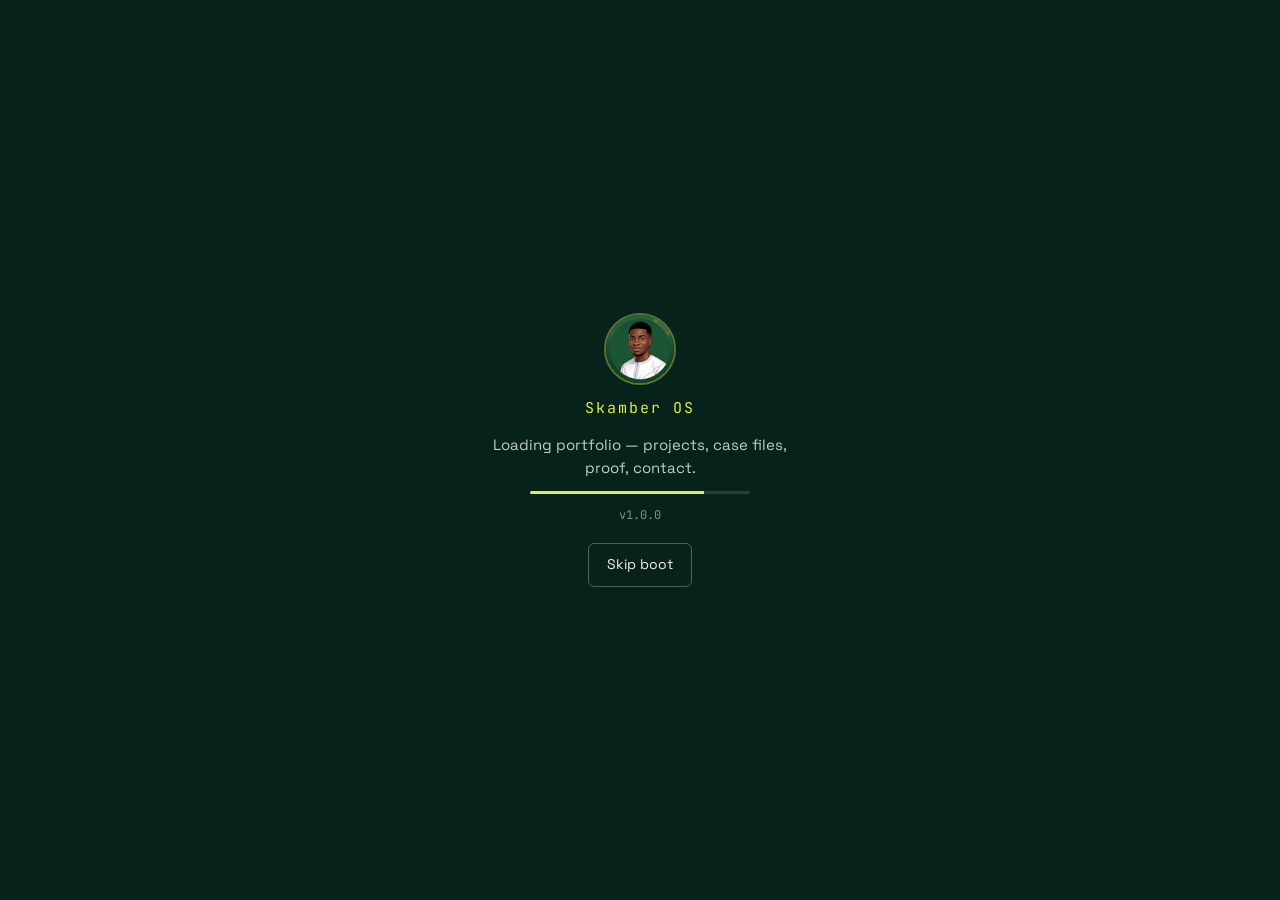
<file: index.html>
<!DOCTYPE html>
<html lang="en" data-theme="night">
<head>
<meta charset="utf-8" />
<meta name="viewport" content="width=device-width, initial-scale=1, viewport-fit=cover" />
<title>Musa Sulaiman — Skamber OS</title>
<meta name="description" content="Musa Sulaiman is an AI product engineer and founder in Kebbi, Nigeria, building AI-native products and fintech infrastructure. Founder of Zipa." />
<meta name="author" content="Musa Sulaiman" />
<meta name="theme-color" content="#0d2f26" />
<link rel="canonical" href="https://skamber.xyz/" />
<link rel="icon" href="assets/portraits/avatar-mark.png" />
<meta property="og:type" content="profile" />
<meta property="og:url" content="https://skamber.xyz/" />
<meta property="og:title" content="Musa Sulaiman — Skamber OS" />
<meta property="og:description" content="AI product engineer and founder. Building AI-native products and fintech infrastructure across Africa." />
<meta property="og:image" content="https://skamber.xyz/assets/portraits/avatar-hero.webp" />
<meta name="twitter:card" content="summary_large_image" />
<meta name="twitter:creator" content="@0xSkamber" />
<link rel="preconnect" href="https://fonts.googleapis.com" />
<link rel="preconnect" href="https://fonts.gstatic.com" crossorigin />
<link href="https://fonts.googleapis.com/css2?family=Space+Grotesk:wght@400;500;600;700&family=JetBrains+Mono:wght@400;500;700&display=swap" rel="stylesheet" />
<link rel="stylesheet" href="styles.css" />
<script type="application/ld+json">
{
  "@context": "https://schema.org",
  "@type": "Person",
  "name": "Musa Sulaiman",
  "jobTitle": "AI Product Engineer",
  "description": "AI product engineer and founder building AI-native products and fintech infrastructure across Africa.",
  "address": { "@type": "PostalAddress", "addressLocality": "Kebbi", "addressCountry": "NG" },
  "sameAs": ["https://x.com/0xSkamber", "https://github.com/KAMBAH123"],
  "knowsAbout": ["AI product engineering", "Fintech infrastructure", "Full-stack development"],
  "owns": { "@type": "SoftwareApplication", "name": "Zipa", "url": "https://usezipa.xyz", "applicationCategory": "FinanceApplication" }
}
</script>
</head>
<body>

<!-- ============ BOOT ============ -->
<div id="boot" class="boot" role="status" aria-live="polite">
  <div class="boot__inner">
    <img class="boot__mark" src="assets/portraits/avatar-mark.png" alt="" width="72" height="72" />
    <p class="boot__os" id="boot-os"></p>
    <p class="boot__line">Loading portfolio — projects, case files, proof, contact.</p>
    <div class="boot__bar"><span id="boot-fill"></span></div>
    <p class="boot__ver">v1.0.0</p>
    <button class="boot__skip" id="boot-skip" type="button">Skip boot</button>
  </div>
</div>

<!-- ============ SYSTEM NAV ============ -->
<header class="sysnav" role="banner">
  <div class="sysnav__group">
    <img class="sysnav__mark" src="assets/portraits/avatar-mark.png" alt="" width="26" height="26" />
    <span class="sysnav__os" id="nav-os"></span>
  </div>
  <nav class="sysnav__group sysnav__links" aria-label="Primary">
    <button class="sysnav__link" data-open="projects" type="button">Work</button>
    <button class="sysnav__link" data-open="results" type="button">Proof</button>
    <button class="sysnav__link" data-open="systems" type="button">Method</button>
    <button class="sysnav__link" id="nav-search" type="button" aria-keyshortcuts="Meta+K Control+K">Search <kbd>⌘K</kbd></button>
  </nav>
  <div class="sysnav__group sysnav__right">
    <div class="themeswitch" role="group" aria-label="Appearance">
      <button type="button" data-theme-set="day" title="Day">Day</button>
      <button type="button" data-theme-set="night" title="Night">Night</button>
      <button type="button" data-theme-set="dark" title="Dark">Dark</button>
    </div>
    <span class="avail" id="avail"><i aria-hidden="true"></i><span id="avail-text">Available</span></span>
    <span class="sysnav__clock"><span id="clock-date"></span> · <span id="clock-time"></span> <span id="clock-tz"></span></span>
  </div>
</header>

<!-- ============ DESKTOP ============ -->
<main class="desktop" id="desktop">
  <div class="wallpaper" aria-hidden="true">
    <span class="wp-glow wp-glow--a"></span>
    <span class="wp-glow wp-glow--b"></span>
    <span class="wp-grid"></span>
  </div>

  <!-- Daily Transmission -->
  <section class="widget transmission" id="transmission" data-draggable="transmission" aria-label="Daily transmission">
    <header class="widget__bar">
      <span class="widget__dot" aria-hidden="true"></span>
      <span class="widget__title">Daily Transmission</span>
      <span class="widget__os" id="tx-os"></span>
    </header>
    <p class="transmission__date" id="tx-date"></p>
    <p class="transmission__quote" id="tx-quote"></p>
    <button class="btn btn--ghost btn--sm" data-open="whiteboard" type="button">Add a quick sticky</button>
  </section>

  <!-- Identity -->
  <section class="identity" aria-label="Owner identity">
    <p class="identity__eyebrow" id="id-roles"></p>
    <h1 class="identity__name" id="id-name"></h1>
    <p class="identity__descriptor"><span id="id-descriptor"></span><i class="caret" aria-hidden="true"></i></p>
    <p class="identity__intro" id="id-intro"></p>
    <div class="identity__cta">
      <button class="btn btn--primary" id="cta-primary" type="button"></button>
      <button class="btn btn--outline" id="cta-secondary" type="button"></button>
    </div>
    <ul class="identity__metrics" id="id-metrics"></ul>
  </section>

  <!-- Portrait -->
  <figure class="portrait" aria-hidden="true">
    <img id="portrait-img" src="assets/portraits/avatar-hero.webp" alt="" width="320" height="320" loading="lazy" />
  </figure>

  <!-- App grid -->
  <section class="apps" id="apps" aria-label="Applications"></section>

  <!-- Folded corner call tab -->
  <button class="foldtab" id="foldtab" type="button">
    <span class="foldtab__inner">
      <span class="foldtab__q">Want this for yourself?</span>
      <span class="foldtab__a">Book a call</span>
    </span>
  </button>
</main>

<!-- ============ COMPANION ============ -->
<div class="companion" id="companion" data-state="idle">
  <img id="companion-img" src="assets/companion/companion-idle.png" alt="Skamber OS companion" width="76" height="112" />
  <button class="companion__reset" id="companion-reset" type="button" title="Reset companion position">Reset</button>
</div>

<!-- ============ DOCK ============ -->
<nav class="dock" id="dock" aria-label="Dock"></nav>

<!-- ============ WINDOW LAYER ============ -->
<div class="windows" id="windows"></div>

<!-- ============ COMMAND PALETTE ============ -->
<div class="palette" id="palette" hidden>
  <div class="palette__scrim" data-palette-close></div>
  <div class="palette__box" role="dialog" aria-modal="true" aria-label="Search Skamber OS">
    <input id="palette-input" type="text" placeholder="Search apps, projects, contact…" autocomplete="off" spellcheck="false" />
    <ul id="palette-results" role="listbox"></ul>
  </div>
</div>

<script type="module" src="app.js"></script>
</body>
</html>
</file>
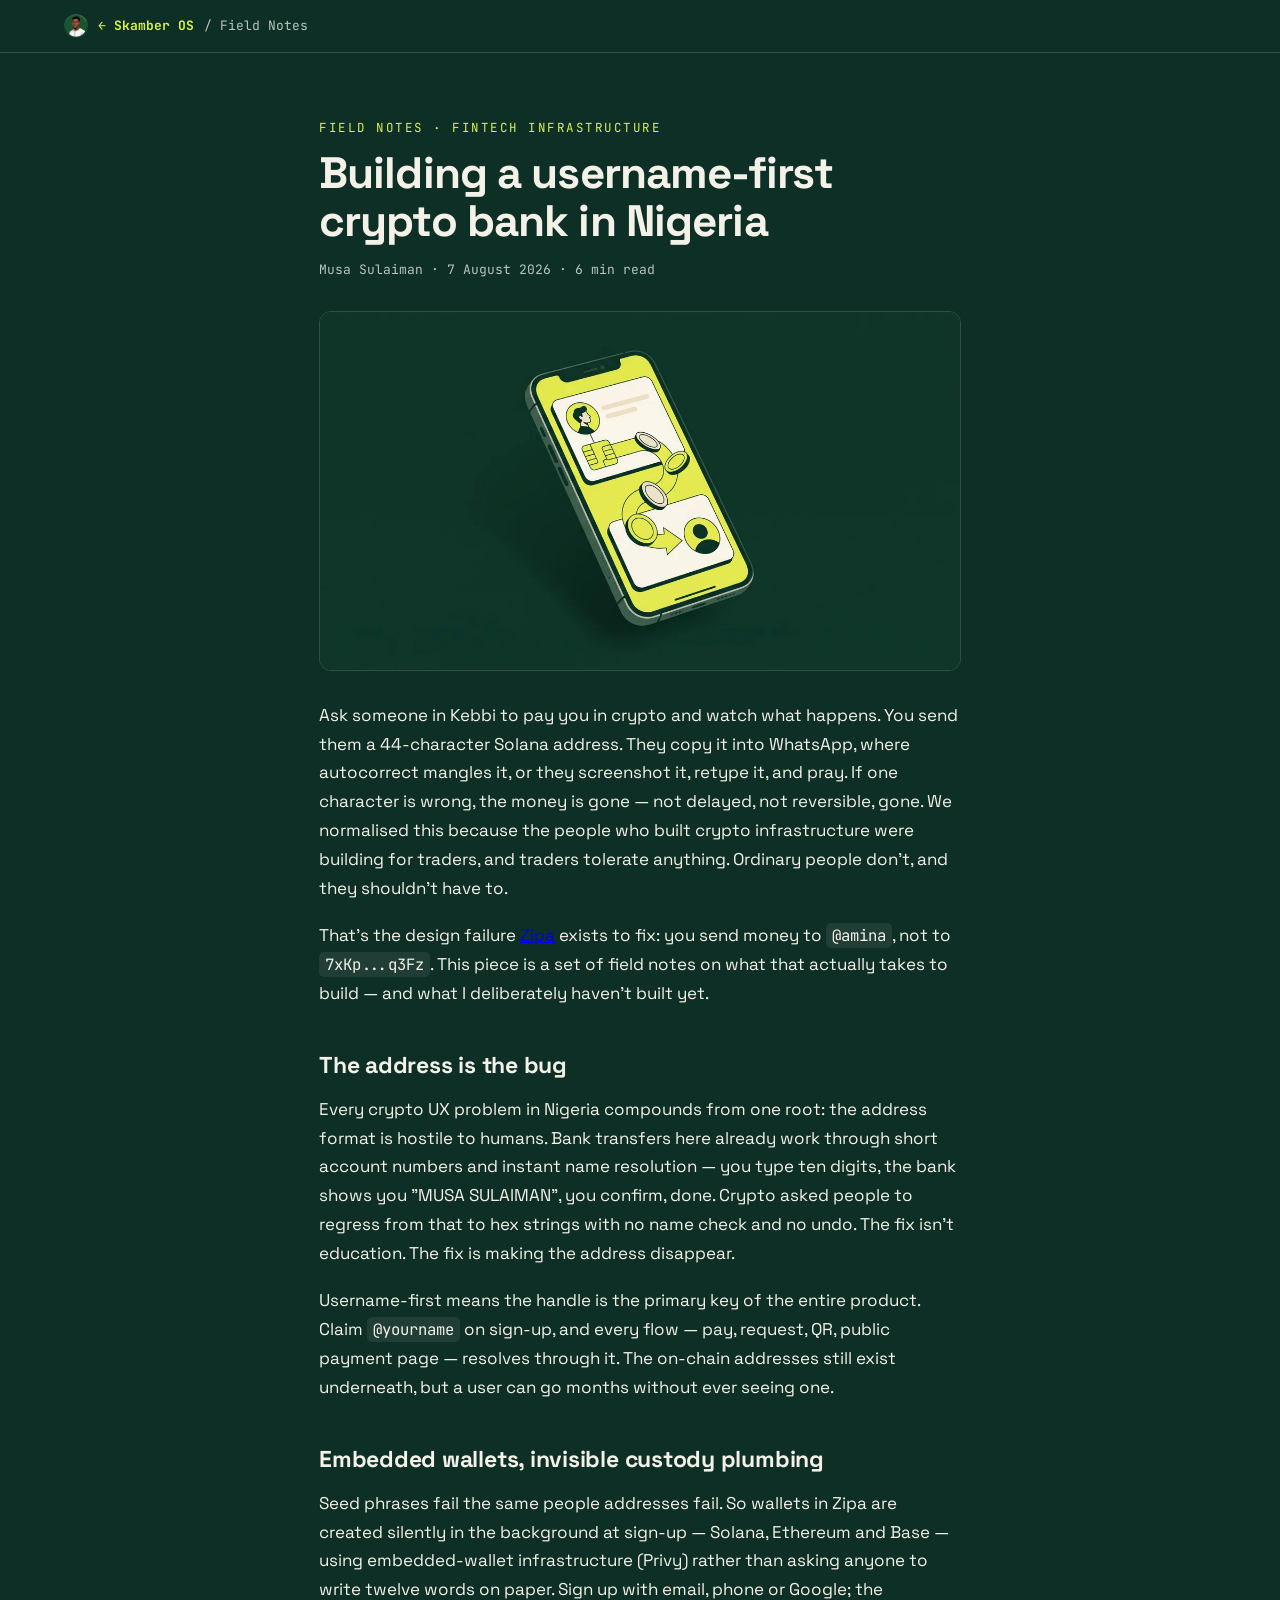
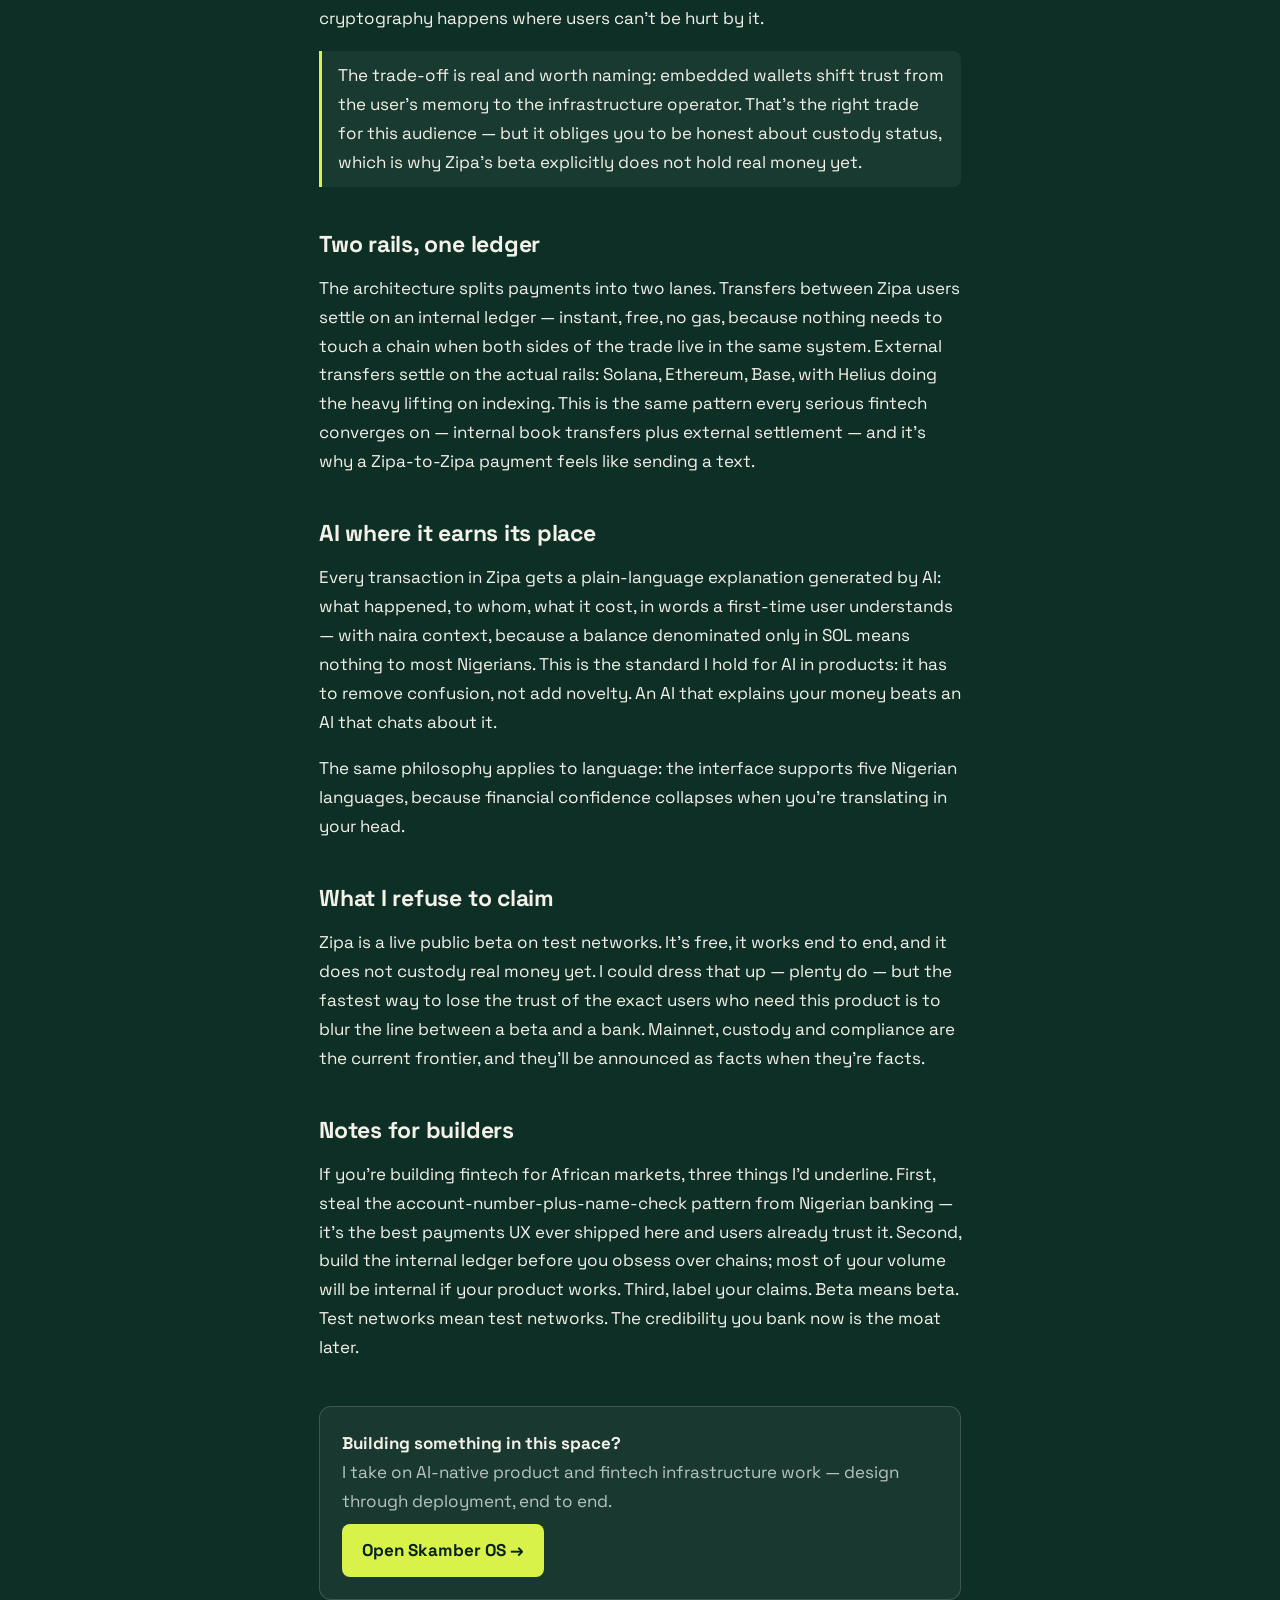
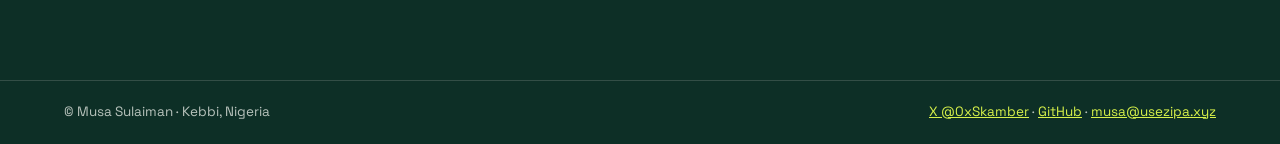
<file: blog/username-first-crypto-bank-nigeria.html>
<!DOCTYPE html>
<html lang="en">
<head>
<meta charset="utf-8" />
<meta name="viewport" content="width=device-width, initial-scale=1" />
<title>Building a username-first crypto bank in Nigeria — Musa Sulaiman</title>
<meta name="description" content="Why sending money to a 44-character address is a design failure, and what it takes to replace it with @handles — embedded wallets, an internal ledger, and honest beta constraints." />
<meta name="author" content="Musa Sulaiman" />
<link rel="canonical" href="https://skamber.xyz/blog/username-first-crypto-bank-nigeria.html" />
<link rel="icon" href="../assets/portraits/avatar-mark.png" />
<meta property="og:type" content="article" />
<meta property="og:title" content="Building a username-first crypto bank in Nigeria" />
<meta property="og:description" content="Embedded wallets, an internal ledger, AI explanations, and honest beta constraints — field notes from building Zipa solo." />
<meta property="og:url" content="https://skamber.xyz/blog/username-first-crypto-bank-nigeria.html" />
<meta property="og:image" content="https://skamber.xyz/assets/cases/zipa.webp" />
<meta name="twitter:card" content="summary_large_image" />
<meta name="twitter:creator" content="@0xSkamber" />
<link rel="preconnect" href="https://fonts.googleapis.com" />
<link rel="preconnect" href="https://fonts.gstatic.com" crossorigin />
<link href="https://fonts.googleapis.com/css2?family=Space+Grotesk:wght@400;500;600;700&family=JetBrains+Mono:wght@400;500;700&display=swap" rel="stylesheet" />
<script type="application/ld+json">
{
  "@context": "https://schema.org",
  "@type": "Article",
  "headline": "Building a username-first crypto bank in Nigeria",
  "description": "Why sending money to a 44-character address is a design failure, and what it takes to replace it with @handles.",
  "author": { "@type": "Person", "name": "Musa Sulaiman", "url": "https://skamber.xyz/" },
  "datePublished": "2026-08-07",
  "dateModified": "2026-08-07",
  "image": "https://skamber.xyz/assets/cases/zipa.webp",
  "mainEntityOfPage": "https://skamber.xyz/blog/username-first-crypto-bank-nigeria.html"
}
</script>
<style>
  :root{
    --green-900:#07211b;--green-800:#0d2f26;--lime:#d8f24a;--cream:#f4f1e8;
    --fg-dim:#b9c4bd;--border:rgba(244,241,232,.16);
  }
  *{box-sizing:border-box}
  body{
    margin:0;background:var(--green-800);color:var(--cream);
    font-family:"Space Grotesk",system-ui,sans-serif;font-size:17px;line-height:1.7;
  }
  .top{
    display:flex;align-items:center;gap:10px;padding:14px clamp(18px,6vw,64px);
    border-bottom:1px solid var(--border);font-family:"JetBrains Mono",monospace;
    font-size:13px;
  }
  .top img{border-radius:50%}
  .top a{color:var(--lime);text-decoration:none;font-weight:700}
  .top a:hover{text-decoration:underline}
  article{max-width:70ch;margin:0 auto;padding:clamp(28px,6vw,64px) clamp(18px,6vw,64px) 80px}
  .kicker{font-family:"JetBrains Mono",monospace;font-size:12.5px;letter-spacing:.12em;text-transform:uppercase;color:var(--lime);margin:0 0 12px}
  h1{font-size:clamp(30px,5vw,44px);line-height:1.08;letter-spacing:-.02em;margin:0 0 14px}
  .byline{font-family:"JetBrains Mono",monospace;font-size:13px;color:var(--fg-dim);margin:0 0 30px}
  h2{font-size:23px;letter-spacing:-.01em;margin:38px 0 10px}
  p{margin:0 0 18px}
  .dim{color:var(--fg-dim)}
  .hero{width:100%;height:auto;border-radius:12px;border:1px solid var(--border);margin:6px 0 30px;display:block}
  .callout{border-left:3px solid var(--lime);padding:10px 16px;background:rgba(244,241,232,.05);border-radius:0 8px 8px 0;margin:0 0 18px}
  code{font-family:"JetBrains Mono",monospace;font-size:.92em;background:rgba(244,241,232,.08);padding:2px 6px;border-radius:5px}
  .cta{
    margin-top:44px;border:1px solid var(--border);border-radius:12px;padding:22px;
    background:rgba(244,241,232,.05);
  }
  .cta a{display:inline-block;background:var(--lime);color:var(--green-900);font-weight:700;
    padding:12px 20px;border-radius:8px;text-decoration:none;margin-top:8px}
  footer{border-top:1px solid var(--border);padding:20px clamp(18px,6vw,64px);
    font-size:13.5px;color:var(--fg-dim);display:flex;flex-wrap:wrap;gap:14px;justify-content:space-between}
  footer a{color:var(--lime)}
</style>
</head>
<body>

<nav class="top">
  <img src="../assets/portraits/avatar-mark.png" alt="" width="24" height="24" />
  <a href="../index.html">← Skamber OS</a>
  <span style="color:var(--fg-dim)">/ Field Notes</span>
</nav>

<article>
  <p class="kicker">Field Notes · Fintech Infrastructure</p>
  <h1>Building a username-first crypto bank in Nigeria</h1>
  <p class="byline">Musa Sulaiman · 7 August 2026 · 6 min read</p>

  <img class="hero" src="../assets/cases/zipa.webp" alt="Illustration of username-first payments flowing between people on a phone" width="1200" height="670" />

  <p>Ask someone in Kebbi to pay you in crypto and watch what happens. You send them a 44-character Solana address. They copy it into WhatsApp, where autocorrect mangles it, or they screenshot it, retype it, and pray. If one character is wrong, the money is gone — not delayed, not reversible, gone. We normalised this because the people who built crypto infrastructure were building for traders, and traders tolerate anything. Ordinary people don't, and they shouldn't have to.</p>

  <p>That's the design failure <a href="https://usezipa.xyz" rel="noopener noreferrer" target="_blank">Zipa</a> exists to fix: you send money to <code>@amina</code>, not to <code>7xKp...q3Fz</code>. This piece is a set of field notes on what that actually takes to build — and what I deliberately haven't built yet.</p>

  <h2>The address is the bug</h2>
  <p>Every crypto UX problem in Nigeria compounds from one root: the address format is hostile to humans. Bank transfers here already work through short account numbers and instant name resolution — you type ten digits, the bank shows you "MUSA SULAIMAN", you confirm, done. Crypto asked people to regress from that to hex strings with no name check and no undo. The fix isn't education. The fix is making the address disappear.</p>

  <p>Username-first means the handle is the primary key of the entire product. Claim <code>@yourname</code> on sign-up, and every flow — pay, request, QR, public payment page — resolves through it. The on-chain addresses still exist underneath, but a user can go months without ever seeing one.</p>

  <h2>Embedded wallets, invisible custody plumbing</h2>
  <p>Seed phrases fail the same people addresses fail. So wallets in Zipa are created silently in the background at sign-up — Solana, Ethereum and Base — using embedded-wallet infrastructure (Privy) rather than asking anyone to write twelve words on paper. Sign up with email, phone or Google; the cryptography happens where users can't be hurt by it.</p>

  <div class="callout">
    <p style="margin:0">The trade-off is real and worth naming: embedded wallets shift trust from the user's memory to the infrastructure operator. That's the right trade for this audience — but it obliges you to be honest about custody status, which is why Zipa's beta explicitly does not hold real money yet.</p>
  </div>

  <h2>Two rails, one ledger</h2>
  <p>The architecture splits payments into two lanes. Transfers between Zipa users settle on an internal ledger — instant, free, no gas, because nothing needs to touch a chain when both sides of the trade live in the same system. External transfers settle on the actual rails: Solana, Ethereum, Base, with Helius doing the heavy lifting on indexing. This is the same pattern every serious fintech converges on — internal book transfers plus external settlement — and it's why a Zipa-to-Zipa payment feels like sending a text.</p>

  <h2>AI where it earns its place</h2>
  <p>Every transaction in Zipa gets a plain-language explanation generated by AI: what happened, to whom, what it cost, in words a first-time user understands — with naira context, because a balance denominated only in SOL means nothing to most Nigerians. This is the standard I hold for AI in products: it has to remove confusion, not add novelty. An AI that explains your money beats an AI that chats about it.</p>

  <p>The same philosophy applies to language: the interface supports five Nigerian languages, because financial confidence collapses when you're translating in your head.</p>

  <h2>What I refuse to claim</h2>
  <p>Zipa is a live public beta on test networks. It's free, it works end to end, and it does not custody real money yet. I could dress that up — plenty do — but the fastest way to lose the trust of the exact users who need this product is to blur the line between a beta and a bank. Mainnet, custody and compliance are the current frontier, and they'll be announced as facts when they're facts.</p>

  <h2>Notes for builders</h2>
  <p>If you're building fintech for African markets, three things I'd underline. First, steal the account-number-plus-name-check pattern from Nigerian banking — it's the best payments UX ever shipped here and users already trust it. Second, build the internal ledger before you obsess over chains; most of your volume will be internal if your product works. Third, label your claims. Beta means beta. Test networks mean test networks. The credibility you bank now is the moat later.</p>

  <div class="cta">
    <p style="margin:0"><strong>Building something in this space?</strong><br />
    <span class="dim">I take on AI-native product and fintech infrastructure work — design through deployment, end to end.</span></p>
    <a href="../index.html">Open Skamber OS →</a>
  </div>
</article>

<footer>
  <span>© Musa Sulaiman · Kebbi, Nigeria</span>
  <span><a href="https://x.com/0xSkamber" rel="noopener noreferrer" target="_blank">X @0xSkamber</a> · <a href="https://github.com/KAMBAH123" rel="noopener noreferrer" target="_blank">GitHub</a> · <a href="mailto:musa@usezipa.xyz">musa@usezipa.xyz</a></span>
</footer>

</body>
</html>
</file>
<file: styles.css>
/* ==========================================================================
   Skamber OS — design system
   Palette derived from the OneDev brand mark: deep forest green, lime accent,
   warm off-white. Engineered grotesk + mono, per the technical-owner direction.
   Readability floors are treated as hard constraints, not suggestions.
   ========================================================================== */

:root{
  --green-900:#07211b;
  --green-800:#0d2f26;
  --green-700:#123c31;
  --green-600:#184d3e;
  --green-500:#1f6350;
  --lime:#d8f24a;
  --lime-deep:#a9c92c;
  --cream:#f4f1e8;
  --cream-dim:#d9d5c8;
  --ink:#0a1512;

  --bg:var(--green-800);
  --panel:rgba(244,241,232,.06);
  --panel-solid:#123c31;
  --border:rgba(244,241,232,.16);
  --fg:var(--cream);
  --fg-dim:#b9c4bd;
  --accent:var(--lime);
  --accent-ink:var(--green-900);

  --radius:10px;
  --radius-sm:6px;
  --nav-h:46px;
  --dock-h:66px;

  --font-display:"Space Grotesk",system-ui,sans-serif;
  --font-mono:"JetBrains Mono",ui-monospace,monospace;

  --z-wall:0; --z-decor:100; --z-portrait:200; --z-identity:300;
  --z-apps:400; --z-widget:500; --z-win:1000; --z-palette:5400;
  --z-dock:5500; --z-companion:5700; --z-boot:9000;
}

/* ---- Day ---- */
[data-theme="day"]{
  --bg:#eef1e6;
  --panel:rgba(13,47,38,.05);
  --panel-solid:#ffffff;
  --border:rgba(13,47,38,.18);
  --fg:#0a1512;
  --fg-dim:#40544c;
  --accent:#2b7a5f;
  --accent-ink:#ffffff;
}
/* ---- Dark ---- */
[data-theme="dark"]{
  --bg:#080a09;
  --panel:rgba(255,255,255,.05);
  --panel-solid:#121614;
  --border:rgba(255,255,255,.14);
  --fg:#e8ece9;
  --fg-dim:#a6b0ab;
  --accent:var(--lime);
  --accent-ink:#080a09;
}

*,*::before,*::after{box-sizing:border-box}
html,body{height:100%}
body{
  margin:0;
  background:var(--bg);
  color:var(--fg);
  font-family:var(--font-display);
  font-size:16px;
  line-height:1.55;
  -webkit-font-smoothing:antialiased;
  overflow:hidden;
}
button{font:inherit;color:inherit}
:focus-visible{outline:2px solid var(--accent);outline-offset:2px;border-radius:4px}

/* ============ BOOT ============ */
.boot{
  position:fixed;inset:0;z-index:var(--z-boot);
  background:var(--green-900);color:var(--cream);
  display:grid;place-items:center;text-align:center;
  transition:opacity .45s ease,visibility .45s;
}
.boot[hidden],.boot.is-done{opacity:0;visibility:hidden;pointer-events:none}
.boot__inner{display:grid;gap:12px;justify-items:center;padding:24px}
.boot__mark{border-radius:50%;border:2px solid rgba(216,242,74,.4)}
.boot__os{font-family:var(--font-mono);font-size:15px;letter-spacing:.14em;margin:0;color:var(--lime)}
.boot__line{margin:0;font-size:15px;color:#c3cdc7;max-width:34ch}
.boot__bar{width:220px;height:3px;background:rgba(244,241,232,.14);border-radius:2px;overflow:hidden}
.boot__bar span{display:block;height:100%;width:0;background:var(--lime);transition:width .12s linear}
.boot__ver{margin:0;font-family:var(--font-mono);font-size:12px;color:#7f8f88}
.boot__skip{
  margin-top:6px;background:none;border:1px solid rgba(244,241,232,.3);
  color:var(--cream);padding:9px 18px;border-radius:var(--radius-sm);
  font-size:14px;cursor:pointer;min-height:44px;
}
.boot__skip:hover{border-color:var(--lime);color:var(--lime)}

/* ============ SYSTEM NAV ============ */
.sysnav{
  position:fixed;top:0;left:0;right:0;height:var(--nav-h);z-index:4500;
  display:flex;align-items:center;justify-content:space-between;gap:14px;
  padding:0 14px;padding-top:env(safe-area-inset-top);
  background:color-mix(in srgb,var(--bg) 82%,transparent);
  backdrop-filter:blur(14px);
  border-bottom:1px solid var(--border);
  font-size:12px;
}
.sysnav__group{display:flex;align-items:center;gap:10px;min-width:0}
.sysnav__mark{border-radius:50%;flex:none}
.sysnav__os{font-family:var(--font-mono);font-size:12.5px;letter-spacing:.08em;font-weight:700;white-space:nowrap}
.sysnav__link{
  background:none;border:0;cursor:pointer;font-size:12.5px;font-weight:500;
  color:var(--fg-dim);padding:8px 6px;display:flex;align-items:center;gap:6px;
}
.sysnav__link:hover{color:var(--accent)}
.sysnav__link kbd{
  font-family:var(--font-mono);font-size:10.5px;border:1px solid var(--border);
  border-radius:4px;padding:1px 4px;color:var(--fg-dim);
}
.sysnav__right{gap:12px}
.themeswitch{display:flex;border:1px solid var(--border);border-radius:999px;overflow:hidden}
.themeswitch button{
  background:none;border:0;cursor:pointer;padding:5px 10px;font-size:11.5px;
  color:var(--fg-dim);
}
.themeswitch button[aria-pressed="true"]{background:var(--accent);color:var(--accent-ink);font-weight:600}
.avail{display:flex;align-items:center;gap:6px;font-size:12px;color:var(--fg-dim);white-space:nowrap}
.avail i{width:7px;height:7px;border-radius:50%;background:var(--lime);box-shadow:0 0 0 3px rgba(216,242,74,.18)}
[data-theme="day"] .avail i{background:#2b7a5f;box-shadow:0 0 0 3px rgba(43,122,95,.16)}
.sysnav__clock{font-family:var(--font-mono);font-size:12px;color:var(--fg-dim);white-space:nowrap}

/* ============ DESKTOP ============ */
.desktop{
  position:fixed;inset:0;top:0;z-index:1;
  padding-top:calc(var(--nav-h) + env(safe-area-inset-top) + 18px);
  padding-inline:clamp(18px,4vw,54px);
  padding-bottom:calc(var(--dock-h) + 20px);
  overflow:hidden;
}
.wallpaper{position:absolute;inset:0;z-index:var(--z-wall);overflow:hidden}
.wp-glow{position:absolute;border-radius:50%;filter:blur(90px);opacity:.55;will-change:transform}
.game__hud{display:flex;gap:16px;align-items:center;margin-bottom:12px;font-family:var(--font-mono);font-size:14px}
.wp-glow--a{width:52vw;height:52vw;left:-12vw;top:-14vw;background:radial-gradient(circle,var(--green-500),transparent 68%)}
.wp-glow--b{width:44vw;height:44vw;right:-10vw;bottom:-16vw;background:radial-gradient(circle,rgba(216,242,74,.28),transparent 68%)}
[data-theme="day"] .wp-glow--a{background:radial-gradient(circle,rgba(43,122,95,.30),transparent 68%)}
[data-theme="day"] .wp-glow--b{background:radial-gradient(circle,rgba(216,242,74,.55),transparent 68%)}
.wp-grid{
  position:absolute;inset:0;opacity:.5;
  background-image:linear-gradient(var(--border) 1px,transparent 1px),
                   linear-gradient(90deg,var(--border) 1px,transparent 1px);
  background-size:64px 64px;
  mask-image:radial-gradient(ellipse at 50% 40%,#000 30%,transparent 78%);
}

/* ---- Daily Transmission ---- */
.widget{
  position:absolute;z-index:var(--z-widget);width:290px;
  background:var(--panel);backdrop-filter:blur(12px);
  border:1px solid var(--border);border-radius:var(--radius);
  padding:14px;display:grid;gap:9px;
}
.transmission{right:clamp(18px,4vw,54px);top:calc(var(--nav-h) + 22px)}
.widget__bar{display:flex;align-items:center;gap:8px;font-family:var(--font-mono);font-size:11.5px;color:var(--fg-dim)}
.widget__dot{width:7px;height:7px;border-radius:50%;background:var(--accent);flex:none}
.widget__title{font-weight:700;letter-spacing:.06em;color:var(--fg)}
.widget__os{margin-left:auto;font-size:10.5px;opacity:.75}
.transmission__date{margin:0;font-family:var(--font-mono);font-size:12.5px;color:var(--fg-dim)}
.transmission__quote{margin:0;font-size:15px;line-height:1.5}

/* ---- Identity ---- */
.identity{
  position:relative;z-index:var(--z-identity);
  max-width:min(620px,54vw);margin-top:clamp(6px,2.4vh,26px);
}
.identity__eyebrow{
  margin:0 0 10px;font-family:var(--font-mono);font-size:12px;letter-spacing:.12em;
  text-transform:uppercase;color:var(--accent);
}
.identity__name{
  margin:0;font-size:clamp(38px,5.4vw,62px);line-height:1.03;letter-spacing:-.03em;
  font-weight:700;
}
.identity__descriptor{
  margin:12px 0 0;font-family:var(--font-mono);font-size:14px;letter-spacing:.1em;
  color:var(--fg-dim);display:flex;align-items:center;gap:3px;min-height:22px;
}
.caret{width:8px;height:15px;background:var(--accent);animation:blink 1.1s steps(2) infinite}
@keyframes blink{0%,49%{opacity:1}50%,100%{opacity:0}}
.identity__intro{margin:16px 0 0;font-size:17px;max-width:52ch;color:var(--fg-dim)}
.identity__cta{display:flex;flex-wrap:wrap;gap:11px;margin-top:18px}
.identity__metrics{list-style:none;display:flex;flex-wrap:wrap;gap:9px;padding:0;margin:18px 0 0}
.identity__metrics li{
  border:1px solid var(--border);border-radius:var(--radius-sm);
  padding:8px 11px;background:var(--panel);
}
.identity__metrics b{display:block;font-family:var(--font-mono);font-size:15px;color:var(--accent)}
.identity__metrics span{font-size:13px;color:var(--fg-dim)}
.identity__metrics em{
  display:block;font-style:normal;font-size:11px;margin-top:3px;opacity:.72;
  font-family:var(--font-mono);
}

/* ---- Buttons ---- */
.btn{
  border-radius:var(--radius-sm);padding:12px 20px;font-size:15px;font-weight:600;
  cursor:pointer;border:1px solid transparent;min-height:44px;transition:transform .12s,background .18s;
}
.btn:active{transform:translateY(1px)}
.btn--primary{background:var(--accent);color:var(--accent-ink);border-color:var(--accent)}
.btn--primary:hover{filter:brightness(1.08)}
.btn--outline{background:transparent;border-color:var(--border);color:var(--fg)}
.btn--outline:hover{border-color:var(--accent);color:var(--accent)}
.btn--ghost{background:transparent;border-color:var(--border);color:var(--fg-dim)}
.btn--ghost:hover{color:var(--accent);border-color:var(--accent)}
.btn--sm{padding:8px 12px;font-size:13px;min-height:38px}

/* ---- Portrait ---- */
.portrait{
  position:absolute;right:clamp(18px,4vw,54px);bottom:calc(var(--dock-h) + 26px);
  z-index:var(--z-portrait);margin:0;width:clamp(180px,20vw,290px);
}
.portrait img{width:100%;height:auto;border-radius:50%;border:1px solid var(--border);display:block}

/* ---- App grid ---- */
.apps{
  position:relative;z-index:var(--z-apps);margin-top:20px;
  display:grid;grid-template-columns:repeat(auto-fill,minmax(152px,1fr));
  gap:10px;max-width:min(780px,60vw);
}
.appicon{
  position:relative;text-align:left;background:var(--panel);
  border:1px solid var(--border);border-radius:var(--radius);
  padding:12px;cursor:pointer;display:grid;gap:5px;
  backdrop-filter:blur(10px);transition:border-color .16s,transform .16s;
}
.appicon:hover{border-color:var(--accent);transform:translateY(-2px)}
.appicon[data-dragging="true"]{z-index:var(--z-companion);cursor:grabbing}
.appicon__glyph{width:32px;height:32px;display:grid;place-items:center;border-radius:8px;background:rgba(216,242,74,.13);color:var(--accent)}
[data-theme="day"] .appicon__glyph{background:rgba(43,122,95,.12)}
.appicon__glyph svg{width:19px;height:19px}
.appicon__name{font-size:14px;font-weight:600;letter-spacing:-.01em}
.appicon__desc{font-size:13px;color:var(--fg-dim);line-height:1.4}
.appicon__badge{
  position:absolute;top:10px;right:10px;font-family:var(--font-mono);font-size:10px;
  letter-spacing:.07em;color:var(--accent);border:1px solid var(--border);
  border-radius:999px;padding:2px 7px;
}

/* ---- Folded corner ---- */
.foldtab{
  position:fixed;right:0;bottom:0;z-index:5300;width:264px;height:132px;
  background:none;border:0;padding:0;cursor:pointer;
  clip-path:polygon(100% 0,100% 100%,0 100%);
}
.foldtab__inner{
  position:absolute;inset:0;background:var(--green-900);
  border-top:1px solid var(--border);border-left:1px solid var(--border);
  display:grid;align-content:end;justify-items:end;gap:2px;
  padding:0 16px 14px 0;text-align:right;
}
[data-theme="day"] .foldtab__inner{background:#0d2f26}
.foldtab__q{font-size:12.5px;color:#b9c4bd}
.foldtab__a{font-size:15px;font-weight:700;color:var(--lime)}
.foldtab:hover .foldtab__a{text-decoration:underline}

/* ============ COMPANION ============ */
.companion{
  position:fixed;left:16px;bottom:10px;z-index:var(--z-companion);
  width:64px;touch-action:none;cursor:grab;user-select:none;
}
.companion[data-dragging="true"]{cursor:grabbing}
.companion img{width:100%;height:auto;display:block;filter:drop-shadow(0 8px 18px rgba(0,0,0,.35))}
.companion[data-state="idle"] img{animation:bob 3.4s ease-in-out infinite}
.companion[data-state="excited"] img{animation:hop .5s ease-in-out 3}
.companion[data-state="sad"] img{filter:grayscale(.5) drop-shadow(0 4px 10px rgba(0,0,0,.3));transform:translateY(3px) scale(.97)}
@keyframes bob{0%,100%{transform:translateY(0)}50%{transform:translateY(-6px)}}
@keyframes hop{0%,100%{transform:translateY(0)}40%{transform:translateY(-16px)}}
.companion__reset{
  position:absolute;bottom:-6px;left:50%;transform:translateX(-50%);
  font-size:10.5px;font-family:var(--font-mono);background:var(--panel-solid);
  border:1px solid var(--border);color:var(--fg-dim);border-radius:999px;
  padding:3px 8px;cursor:pointer;opacity:0;transition:opacity .16s;white-space:nowrap;
}
.companion:hover .companion__reset,.companion__reset:focus-visible{opacity:1}

/* ============ DOCK ============ */
.dock{
  position:fixed;left:50%;transform:translateX(-50%);
  bottom:calc(12px + env(safe-area-inset-bottom));z-index:var(--z-dock);
  display:flex;gap:7px;padding:8px;max-width:calc(100vw - 28px);overflow-x:auto;
  background:color-mix(in srgb,var(--panel-solid) 88%,transparent);
  backdrop-filter:blur(16px);border:1px solid var(--border);border-radius:14px;
  scrollbar-width:none;
}
.dock::-webkit-scrollbar{display:none}
.dock__btn{
  flex:none;width:46px;height:46px;border-radius:10px;border:1px solid transparent;
  background:var(--panel);display:grid;place-items:center;cursor:pointer;
  color:var(--fg-dim);position:relative;
}
.dock__btn:hover{color:var(--accent);border-color:var(--accent)}
.dock__btn svg{width:20px;height:20px}
.dock__btn[data-open-win="true"]::after{
  content:"";position:absolute;bottom:3px;left:50%;transform:translateX(-50%);
  width:4px;height:4px;border-radius:50%;background:var(--accent);
}
.dock__btn .tip{
  position:absolute;bottom:calc(100% + 8px);left:50%;transform:translateX(-50%);
  background:var(--panel-solid);border:1px solid var(--border);border-radius:6px;
  padding:4px 8px;font-size:12px;white-space:nowrap;opacity:0;pointer-events:none;
  transition:opacity .14s;color:var(--fg);
}
.dock__btn:hover .tip{opacity:1}

/* ============ WINDOWS ============ */
.windows{position:fixed;inset:0;z-index:var(--z-win);pointer-events:none}
.win{
  position:absolute;pointer-events:auto;display:flex;flex-direction:column;
  background:var(--panel-solid);border:1px solid var(--border);
  border-radius:var(--radius);box-shadow:0 24px 60px rgba(0,0,0,.42);
  min-width:320px;min-height:220px;overflow:hidden;
}
[data-theme="day"] .win{box-shadow:0 20px 50px rgba(13,47,38,.18)}
.win__bar{
  display:flex;align-items:center;gap:9px;padding:10px 12px;cursor:grab;
  border-bottom:1px solid var(--border);background:var(--panel);flex:none;
}
.win__bar:active{cursor:grabbing}
.win__dots{display:flex;gap:6px}
.win__dot{width:12px;height:12px;border-radius:50%;border:0;cursor:pointer;padding:0}
.win__dot--close{background:#ff5f57}
.win__dot--min{background:#febc2e}
.win__dot--max{background:#28c840}
.win__title{font-size:13.5px;font-weight:600;letter-spacing:-.01em}
.win__state{margin-left:auto;font-family:var(--font-mono);font-size:11.5px;color:var(--fg-dim)}
.win__body{padding:20px;overflow-y:auto;flex:1;font-size:16px;line-height:1.6}
.win.is-max{inset:calc(var(--nav-h) + 8px) 8px calc(var(--dock-h) + 8px) 8px;width:auto!important;height:auto!important}

/* ---- Window content primitives ---- */
.h2{font-size:21px;margin:0 0 6px;letter-spacing:-.02em}
.lede{color:var(--fg-dim);margin:0 0 20px;max-width:68ch}
.card{
  border:1px solid var(--border);border-radius:var(--radius);padding:16px;
  margin-bottom:14px;background:var(--panel);
}
.card__art{width:100%;height:auto;border-radius:var(--radius-sm);border:1px solid var(--border);margin-bottom:12px;display:block}
.card__top{display:flex;flex-wrap:wrap;align-items:baseline;gap:9px;margin-bottom:8px}
.card__name{font-size:18px;font-weight:700;margin:0}
.card__meta{font-family:var(--font-mono);font-size:12px;color:var(--fg-dim)}
.chip{
  display:inline-block;font-family:var(--font-mono);font-size:11px;letter-spacing:.05em;
  border:1px solid var(--border);border-radius:999px;padding:2px 9px;color:var(--fg-dim);
}
.chip--ok{color:var(--accent);border-color:color-mix(in srgb,var(--accent) 50%,transparent)}
.field{margin:10px 0}
.field b{display:block;font-size:12.5px;font-family:var(--font-mono);letter-spacing:.06em;color:var(--fg-dim);text-transform:uppercase;margin-bottom:3px}
.field p{margin:0}
.stack{display:flex;flex-wrap:wrap;gap:6px;margin-top:10px}
.disclose{font-size:13px;color:var(--fg-dim);border-left:2px solid var(--border);padding-left:10px;margin-top:12px}
.empty{
  border:1px dashed var(--border);border-radius:var(--radius);padding:26px;
  text-align:center;color:var(--fg-dim);font-size:15px;
}
a{color:var(--accent)}
.linkout{font-size:14px;font-weight:600;text-decoration:none}
.linkout:hover{text-decoration:underline}

/* ---- Whiteboard ---- */
.wb__tools{display:flex;flex-wrap:wrap;gap:8px;align-items:center;margin-bottom:14px}
.wb__input{
  flex:1;min-width:200px;padding:11px;font:inherit;font-size:15px;
  background:var(--panel);border:1px solid var(--border);border-radius:var(--radius-sm);color:var(--fg);
}
.wb__swatch{width:30px;height:30px;border-radius:6px;border:2px solid transparent;cursor:pointer}
.wb__swatch[aria-pressed="true"]{border-color:var(--fg)}
.wb__board{position:relative;min-height:300px;border:1px solid var(--border);border-radius:var(--radius);overflow:hidden;background:var(--panel)}
.sticky{
  position:absolute;width:158px;min-height:106px;padding:9px;border-radius:5px;
  color:#22301c;font-size:14px;line-height:1.4;box-shadow:0 5px 14px rgba(0,0,0,.22);
  touch-action:none;cursor:grab;
}
.sticky textarea{
  width:100%;height:74px;border:0;background:transparent;resize:none;font:inherit;color:inherit;
}
.sticky textarea:focus{outline:none}
.sticky__x{position:absolute;top:3px;right:5px;background:none;border:0;cursor:pointer;font-size:15px;color:#22301c;opacity:.55;min-height:24px}
.sticky__x:hover{opacity:1}
.note{font-size:13px;color:var(--fg-dim);margin-top:10px}

/* ---- Contact form ---- */
.form{display:grid;gap:13px;max-width:520px}
.form label{display:grid;gap:5px;font-size:14px;font-weight:600}
.form input,.form textarea,.form select{
  padding:11px;font:inherit;font-size:16px;background:var(--panel);
  border:1px solid var(--border);border-radius:var(--radius-sm);color:var(--fg);
}
.form textarea{min-height:96px;resize:vertical}
.hp{position:absolute;left:-9999px}
.routes{display:flex;flex-wrap:wrap;gap:9px;margin-bottom:20px}

/* ---- Browser ---- */
.br__bar{display:flex;gap:7px;align-items:center;margin-bottom:12px}
.br__url{flex:1;padding:9px;font-family:var(--font-mono);font-size:13.5px;background:var(--panel);border:1px solid var(--border);border-radius:var(--radius-sm);color:var(--fg)}
.br__nav{width:38px;height:38px;border-radius:var(--radius-sm);border:1px solid var(--border);background:var(--panel);cursor:pointer}
.br__frame{width:100%;height:min(52vh,430px);border:1px solid var(--border);border-radius:var(--radius);background:#fff}

/* ---- Finder ---- */
.finder{display:grid;grid-template-columns:180px 1fr;gap:16px}
.finder__tree{border-right:1px solid var(--border);padding-right:12px}
.finder__folder{display:block;width:100%;text-align:left;background:none;border:0;padding:8px;border-radius:6px;cursor:pointer;font-size:14px;color:var(--fg-dim);min-height:40px}
.finder__folder[aria-current="true"]{background:var(--panel);color:var(--accent);font-weight:600}

/* ============ COMMAND PALETTE ============ */
.palette{position:fixed;inset:0;z-index:var(--z-palette);display:grid;place-items:start center;padding-top:14vh}
.palette[hidden]{display:none}
.palette__scrim{position:absolute;inset:0;background:rgba(4,12,9,.6);backdrop-filter:blur(3px)}
.palette__box{
  position:relative;width:min(560px,92vw);background:var(--panel-solid);
  border:1px solid var(--border);border-radius:12px;overflow:hidden;
  box-shadow:0 26px 60px rgba(0,0,0,.5);
}
.palette__box input{
  width:100%;padding:16px;font:inherit;font-size:16px;background:none;border:0;
  border-bottom:1px solid var(--border);color:var(--fg);
}
.palette__box input:focus{outline:none}
.palette__box ul{list-style:none;margin:0;padding:6px;max-height:52vh;overflow-y:auto}
.palette__box li{
  padding:11px 12px;border-radius:7px;cursor:pointer;display:flex;align-items:center;
  gap:10px;font-size:15px;min-height:44px;
}
.palette__box li[aria-selected="true"]{background:var(--panel);color:var(--accent)}
.palette__type{margin-left:auto;font-family:var(--font-mono);font-size:11px;color:var(--fg-dim)}

/* ============ RESPONSIVE — reflow, never shrink ============ */
@media (max-width:1024px){
  .identity{max-width:100%}
  .apps{max-width:100%;grid-template-columns:repeat(auto-fill,minmax(150px,1fr))}
  .portrait{display:none}
  .transmission{position:static;width:auto;margin-bottom:18px}
  .desktop{overflow-y:auto;overflow-x:hidden}
}
@media (max-width:720px){
  body{font-size:17px}
  /* Hide secondary nav items rather than shrinking them below the floor. */
  .sysnav__links .sysnav__link:not(#nav-search){display:none}
  .sysnav__clock,.avail{display:none}
  .sysnav__link kbd{display:none}
  .sysnav{gap:8px;padding:0 10px}
  .sysnav__os{font-size:12px}
  .themeswitch button{padding:6px 10px;font-size:12px}
  .desktop{
    padding-inline:16px;
    padding-bottom:calc(var(--dock-h) + 120px);
    overflow-y:auto;-webkit-overflow-scrolling:touch;
  }
  .identity{margin-top:14px}
  .identity__name{font-size:clamp(32px,9vw,44px)}
  .identity__intro{font-size:17px}
  .apps{grid-template-columns:repeat(2,1fr);gap:10px}
  .appicon__name{font-size:14px}
  .appicon__desc{font-size:15px}
  .identity__cta .btn{flex:1}

  /* Folded corner becomes a full-width card in normal flow */
  .foldtab{
    position:static;width:100%;height:auto;clip-path:none;margin-top:24px;
  }
  .foldtab__inner{
    position:static;border-radius:var(--radius);border:1px solid var(--border);
    padding:16px;justify-items:start;text-align:left;gap:4px;
  }
  .foldtab__q{font-size:15px}
  .foldtab__a{font-size:17px}

  .win{inset:6px 6px auto 6px!important;width:auto!important;
       height:calc(100dvh - var(--dock-h) - 26px)!important;top:calc(var(--nav-h) + 6px)!important}
  .win__body{padding:16px;font-size:17px}
  .finder{grid-template-columns:1fr}
  .finder__tree{border-right:0;border-bottom:1px solid var(--border);padding:0 0 10px;display:flex;flex-wrap:wrap;gap:6px}
  /* Companion stays in a compact bottom-left safe zone, clear of the dock. */
  .companion{width:44px;left:8px;bottom:calc(var(--dock-h) + 16px);opacity:.94}
  .companion__reset{left:auto;right:-52px;bottom:8px;transform:none;opacity:1;font-size:10px}
}

@media (max-width:360px){
  .sysnav{padding:0 8px;gap:6px}
  .sysnav__os{display:none}
  .themeswitch button{padding:5px 7px;font-size:11.5px}
  .companion{width:38px;opacity:.9}
  .companion__reset{display:none}
}

@media (prefers-reduced-motion:reduce){
  *,*::before,*::after{animation-duration:.001ms!important;animation-iteration-count:1!important;transition-duration:.001ms!important}
}

/* ---- Music ---- */
.music__track{margin-bottom:12px}
</file>
